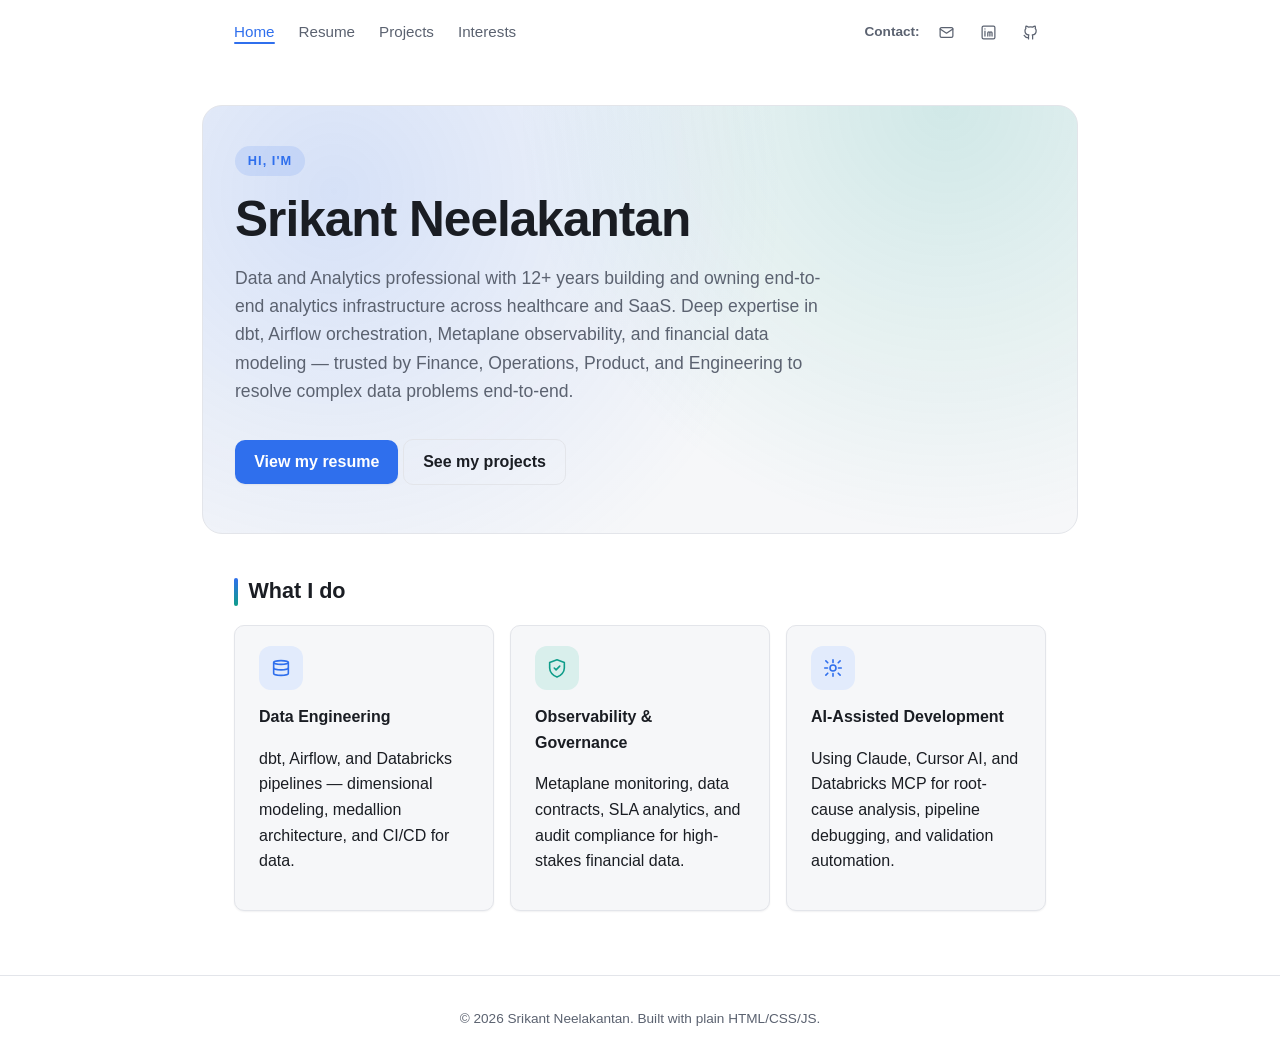
<file: index.html>
<!DOCTYPE html>
<html lang="en">
<head>
  <meta charset="UTF-8" />
  <meta name="viewport" content="width=device-width, initial-scale=1.0" />
  <title>Srikant Neelakantan</title>
  <meta name="description" content="Portfolio of Srikant Neelakantan — Data and Analytics professional specializing in dbt, Airflow, and financial data modeling." />
  <link rel="stylesheet" href="css/styles.css" />
</head>
<body>
  <header class="site-header">
    <nav class="nav">
      <button class="nav-toggle" aria-label="Toggle navigation">
        <span class="nav-toggle-bar"></span>
        <span class="nav-toggle-bar"></span>
        <span class="nav-toggle-bar"></span>
      </button>
      <ul class="nav-links">
        <li><a href="index.html">Home</a></li>
        <li><a href="resume.html">Resume</a></li>
        <li><a href="projects.html">Projects</a></li>
        <li><a href="interests.html">Interests</a></li>
      </ul>
      <div class="nav-contact">
        <span class="nav-contact-label">Contact:</span>
        <a class="nav-icon" href="contact.html" aria-label="Email me" title="Email me">
          <svg viewBox="0 0 24 24" fill="none" stroke="currentColor" stroke-width="1.75" stroke-linecap="round" stroke-linejoin="round"><rect x="3" y="5" width="18" height="14" rx="2"/><path d="m3 7 9 6 9-6"/></svg>
        </a>
        <a class="nav-icon" href="https://linkedin.com/in/srikanthneelakantan" target="_blank" rel="noopener" aria-label="LinkedIn" title="LinkedIn">
          <svg viewBox="0 0 24 24" fill="none" stroke="currentColor" stroke-width="1.75" stroke-linecap="round" stroke-linejoin="round"><rect x="3" y="3" width="18" height="18" rx="2"/><path d="M7 10v7M7 7v.01M11 17v-4.5a1.5 1.5 0 0 1 3 0V17M14 12.5a1.5 1.5 0 0 1 3 0V17"/></svg>
        </a>
        <a class="nav-icon" href="https://github.com/srikanthneelakantan" target="_blank" rel="noopener" aria-label="GitHub" title="GitHub">
          <svg viewBox="0 0 24 24" fill="none" stroke="currentColor" stroke-width="1.75" stroke-linecap="round" stroke-linejoin="round"><path d="M9 19c-4.3 1.4-4.3-2.5-6-3m12 5v-3.5c0-1 .1-1.4-.5-2 2.8-.3 5.5-1.4 5.5-6a4.6 4.6 0 0 0-1.3-3.2 4.2 4.2 0 0 0-.1-3.2s-1.1-.3-3.5 1.3a12.3 12.3 0 0 0-6.2 0C6.7 2.8 5.6 3.1 5.6 3.1a4.2 4.2 0 0 0-.1 3.2A4.6 4.6 0 0 0 4.2 9.5c0 4.6 2.7 5.7 5.5 6-.6.6-.6 1.2-.5 2V21"/></svg>
        </a>
      </div>
    </nav>
  </header>

  <main>
    <section class="hero">
      <p class="eyebrow">Hi, I'm</p>
      <h1>Srikant Neelakantan</h1>
      <p class="lede">
        Data and Analytics professional with 12+ years building and owning end-to-end analytics infrastructure
        across healthcare and SaaS. Deep expertise in dbt, Airflow orchestration, Metaplane observability, and
        financial data modeling — trusted by Finance, Operations, Product, and Engineering to resolve complex
        data problems end-to-end.
      </p>
      <a class="button" href="resume.html">View my resume</a>
      <a class="button secondary" href="projects.html">See my projects</a>
    </section>

    <h2>What I do</h2>
    <div class="grid">
      <div class="card icon-card reveal">
        <span class="icon-badge"><svg class="card-icon" viewBox="0 0 24 24" fill="none" stroke="currentColor" stroke-width="1.75" stroke-linecap="round" stroke-linejoin="round"><path d="M4 6c0-1.1 3.58-2 8-2s8 .9 8 2-3.58 2-8 2-8-.9-8-2Z"/><path d="M4 6v12c0 1.1 3.58 2 8 2s8-.9 8-2V6"/><path d="M4 12c0 1.1 3.58 2 8 2s8-.9 8-2"/></svg></span>
        <strong>Data Engineering</strong>
        <p>dbt, Airflow, and Databricks pipelines — dimensional modeling, medallion architecture, and CI/CD for data.</p>
      </div>
      <div class="card icon-card reveal">
        <span class="icon-badge"><svg class="card-icon" viewBox="0 0 24 24" fill="none" stroke="currentColor" stroke-width="1.75" stroke-linecap="round" stroke-linejoin="round"><path d="M12 3 4 6v6c0 4.4 3.4 8.5 8 9.9 4.6-1.4 8-5.5 8-9.9V6l-8-3Z"/><path d="m9 12 2 2 4-4"/></svg></span>
        <strong>Observability &amp; Governance</strong>
        <p>Metaplane monitoring, data contracts, SLA analytics, and audit compliance for high-stakes financial data.</p>
      </div>
      <div class="card icon-card reveal">
        <span class="icon-badge"><svg class="card-icon" viewBox="0 0 24 24" fill="none" stroke="currentColor" stroke-width="1.75" stroke-linecap="round" stroke-linejoin="round"><path d="M12 3v3M12 18v3M4.2 4.2l2.1 2.1M17.7 17.7l2.1 2.1M3 12h3M18 12h3M4.2 19.8l2.1-2.1M17.7 6.3l2.1-2.1"/><circle cx="12" cy="12" r="3.25"/></svg></span>
        <strong>AI-Assisted Development</strong>
        <p>Using Claude, Cursor AI, and Databricks MCP for root-cause analysis, pipeline debugging, and validation automation.</p>
      </div>
    </div>
  </main>

  <footer class="site-footer">
    &copy; <span id="year"></span> Srikant Neelakantan. Built with plain HTML/CSS/JS.
  </footer>

  <button class="scroll-top-btn" aria-label="Scroll to top">
    <svg viewBox="0 0 24 24" fill="none" stroke="currentColor" stroke-width="2" stroke-linecap="round" stroke-linejoin="round"><path d="m18 15-6-6-6 6"/></svg>
  </button>

  <script src="js/main.js"></script>
  <script>document.getElementById("year").textContent = new Date().getFullYear();</script>
</body>
</html>
</file>
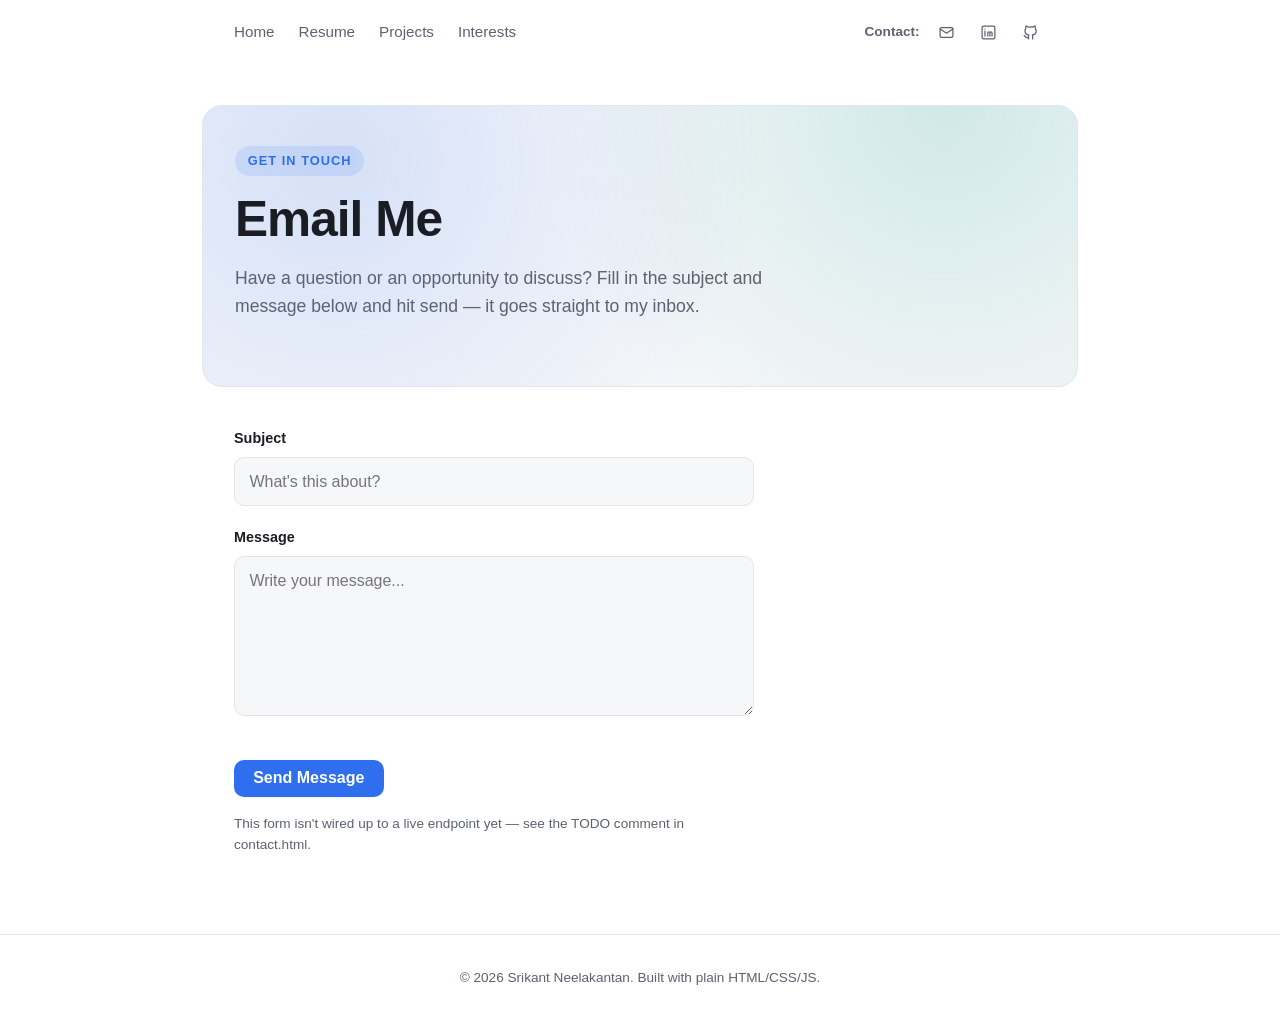
<file: contact.html>
<!DOCTYPE html>
<html lang="en">
<head>
  <meta charset="UTF-8" />
  <meta name="viewport" content="width=device-width, initial-scale=1.0" />
  <title>Email Me — Srikant Neelakantan</title>
  <link rel="stylesheet" href="css/styles.css" />
</head>
<body>
  <header class="site-header">
    <nav class="nav">
      <button class="nav-toggle" aria-label="Toggle navigation">
        <span class="nav-toggle-bar"></span>
        <span class="nav-toggle-bar"></span>
        <span class="nav-toggle-bar"></span>
      </button>
      <ul class="nav-links">
        <li><a href="index.html">Home</a></li>
        <li><a href="resume.html">Resume</a></li>
        <li><a href="projects.html">Projects</a></li>
        <li><a href="interests.html">Interests</a></li>
      </ul>
      <div class="nav-contact">
        <span class="nav-contact-label">Contact:</span>
        <a class="nav-icon" href="contact.html" aria-label="Email me" title="Email me">
          <svg viewBox="0 0 24 24" fill="none" stroke="currentColor" stroke-width="1.75" stroke-linecap="round" stroke-linejoin="round"><rect x="3" y="5" width="18" height="14" rx="2"/><path d="m3 7 9 6 9-6"/></svg>
        </a>
        <a class="nav-icon" href="https://linkedin.com/in/srikanthneelakantan" target="_blank" rel="noopener" aria-label="LinkedIn" title="LinkedIn">
          <svg viewBox="0 0 24 24" fill="none" stroke="currentColor" stroke-width="1.75" stroke-linecap="round" stroke-linejoin="round"><rect x="3" y="3" width="18" height="18" rx="2"/><path d="M7 10v7M7 7v.01M11 17v-4.5a1.5 1.5 0 0 1 3 0V17M14 12.5a1.5 1.5 0 0 1 3 0V17"/></svg>
        </a>
        <a class="nav-icon" href="https://github.com/srikanthneelakantan" target="_blank" rel="noopener" aria-label="GitHub" title="GitHub">
          <svg viewBox="0 0 24 24" fill="none" stroke="currentColor" stroke-width="1.75" stroke-linecap="round" stroke-linejoin="round"><path d="M9 19c-4.3 1.4-4.3-2.5-6-3m12 5v-3.5c0-1 .1-1.4-.5-2 2.8-.3 5.5-1.4 5.5-6a4.6 4.6 0 0 0-1.3-3.2 4.2 4.2 0 0 0-.1-3.2s-1.1-.3-3.5 1.3a12.3 12.3 0 0 0-6.2 0C6.7 2.8 5.6 3.1 5.6 3.1a4.2 4.2 0 0 0-.1 3.2A4.6 4.6 0 0 0 4.2 9.5c0 4.6 2.7 5.7 5.5 6-.6.6-.6 1.2-.5 2V21"/></svg>
        </a>
      </div>
    </nav>
  </header>

  <main>
    <section class="hero">
      <p class="eyebrow">Get in touch</p>
      <h1>Email Me</h1>
      <p class="lede">Have a question or an opportunity to discuss? Fill in the subject and message below and hit send — it goes straight to my inbox.</p>
    </section>

    <!-- TODO: replace YOUR_FORM_ID below with your real Formspree endpoint (create a free form at https://formspree.io) -->
    <form class="email-form reveal" action="https://formspree.io/f/YOUR_FORM_ID" method="POST">
      <div class="form-group">
        <label for="subject">Subject</label>
        <input type="text" id="subject" name="subject" placeholder="What's this about?" required />
      </div>
      <div class="form-group">
        <label for="message">Message</label>
        <textarea id="message" name="message" placeholder="Write your message..." required></textarea>
      </div>
      <button type="submit" class="button">Send Message</button>
      <p class="form-note">This form isn't wired up to a live endpoint yet — see the TODO comment in contact.html.</p>
    </form>
  </main>

  <footer class="site-footer">
    &copy; <span id="year"></span> Srikant Neelakantan. Built with plain HTML/CSS/JS.
  </footer>

  <button class="scroll-top-btn" aria-label="Scroll to top">
    <svg viewBox="0 0 24 24" fill="none" stroke="currentColor" stroke-width="2" stroke-linecap="round" stroke-linejoin="round"><path d="m18 15-6-6-6 6"/></svg>
  </button>

  <script src="js/main.js"></script>
  <script>document.getElementById("year").textContent = new Date().getFullYear();</script>
</body>
</html>
</file>
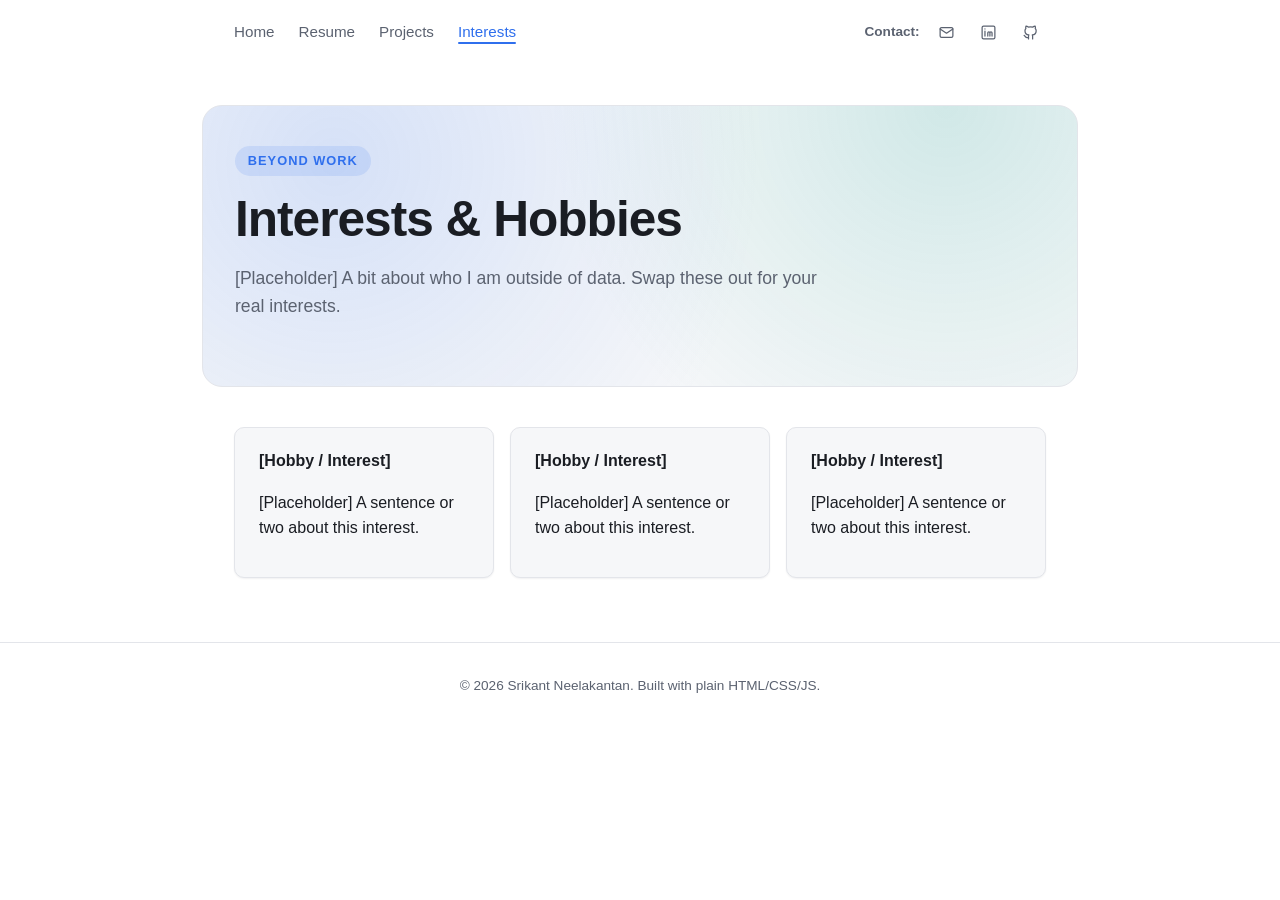
<file: interests.html>
<!DOCTYPE html>
<html lang="en">
<head>
  <meta charset="UTF-8" />
  <meta name="viewport" content="width=device-width, initial-scale=1.0" />
  <title>Interests — Srikant Neelakantan</title>
  <link rel="stylesheet" href="css/styles.css" />
</head>
<body>
  <header class="site-header">
    <nav class="nav">
      <button class="nav-toggle" aria-label="Toggle navigation">
        <span class="nav-toggle-bar"></span>
        <span class="nav-toggle-bar"></span>
        <span class="nav-toggle-bar"></span>
      </button>
      <ul class="nav-links">
        <li><a href="index.html">Home</a></li>
        <li><a href="resume.html">Resume</a></li>
        <li><a href="projects.html">Projects</a></li>
        <li><a href="interests.html">Interests</a></li>
      </ul>
      <div class="nav-contact">
        <span class="nav-contact-label">Contact:</span>
        <a class="nav-icon" href="contact.html" aria-label="Email me" title="Email me">
          <svg viewBox="0 0 24 24" fill="none" stroke="currentColor" stroke-width="1.75" stroke-linecap="round" stroke-linejoin="round"><rect x="3" y="5" width="18" height="14" rx="2"/><path d="m3 7 9 6 9-6"/></svg>
        </a>
        <a class="nav-icon" href="https://linkedin.com/in/srikanthneelakantan" target="_blank" rel="noopener" aria-label="LinkedIn" title="LinkedIn">
          <svg viewBox="0 0 24 24" fill="none" stroke="currentColor" stroke-width="1.75" stroke-linecap="round" stroke-linejoin="round"><rect x="3" y="3" width="18" height="18" rx="2"/><path d="M7 10v7M7 7v.01M11 17v-4.5a1.5 1.5 0 0 1 3 0V17M14 12.5a1.5 1.5 0 0 1 3 0V17"/></svg>
        </a>
        <a class="nav-icon" href="https://github.com/srikanthneelakantan" target="_blank" rel="noopener" aria-label="GitHub" title="GitHub">
          <svg viewBox="0 0 24 24" fill="none" stroke="currentColor" stroke-width="1.75" stroke-linecap="round" stroke-linejoin="round"><path d="M9 19c-4.3 1.4-4.3-2.5-6-3m12 5v-3.5c0-1 .1-1.4-.5-2 2.8-.3 5.5-1.4 5.5-6a4.6 4.6 0 0 0-1.3-3.2 4.2 4.2 0 0 0-.1-3.2s-1.1-.3-3.5 1.3a12.3 12.3 0 0 0-6.2 0C6.7 2.8 5.6 3.1 5.6 3.1a4.2 4.2 0 0 0-.1 3.2A4.6 4.6 0 0 0 4.2 9.5c0 4.6 2.7 5.7 5.5 6-.6.6-.6 1.2-.5 2V21"/></svg>
        </a>
      </div>
    </nav>
  </header>

  <main>
    <section class="hero">
      <p class="eyebrow">Beyond work</p>
      <h1>Interests &amp; Hobbies</h1>
      <p class="lede">[Placeholder] A bit about who I am outside of data. Swap these out for your real interests.</p>
    </section>

    <div class="grid" style="margin-top: 2rem;">
      <div class="card reveal">
        <strong>[Hobby / Interest]</strong>
        <p>[Placeholder] A sentence or two about this interest.</p>
      </div>
      <div class="card reveal">
        <strong>[Hobby / Interest]</strong>
        <p>[Placeholder] A sentence or two about this interest.</p>
      </div>
      <div class="card reveal">
        <strong>[Hobby / Interest]</strong>
        <p>[Placeholder] A sentence or two about this interest.</p>
      </div>
    </div>
  </main>

  <footer class="site-footer">
    &copy; <span id="year"></span> Srikant Neelakantan. Built with plain HTML/CSS/JS.
  </footer>

  <button class="scroll-top-btn" aria-label="Scroll to top">
    <svg viewBox="0 0 24 24" fill="none" stroke="currentColor" stroke-width="2" stroke-linecap="round" stroke-linejoin="round"><path d="m18 15-6-6-6 6"/></svg>
  </button>

  <script src="js/main.js"></script>
  <script>document.getElementById("year").textContent = new Date().getFullYear();</script>
</body>
</html>
</file>
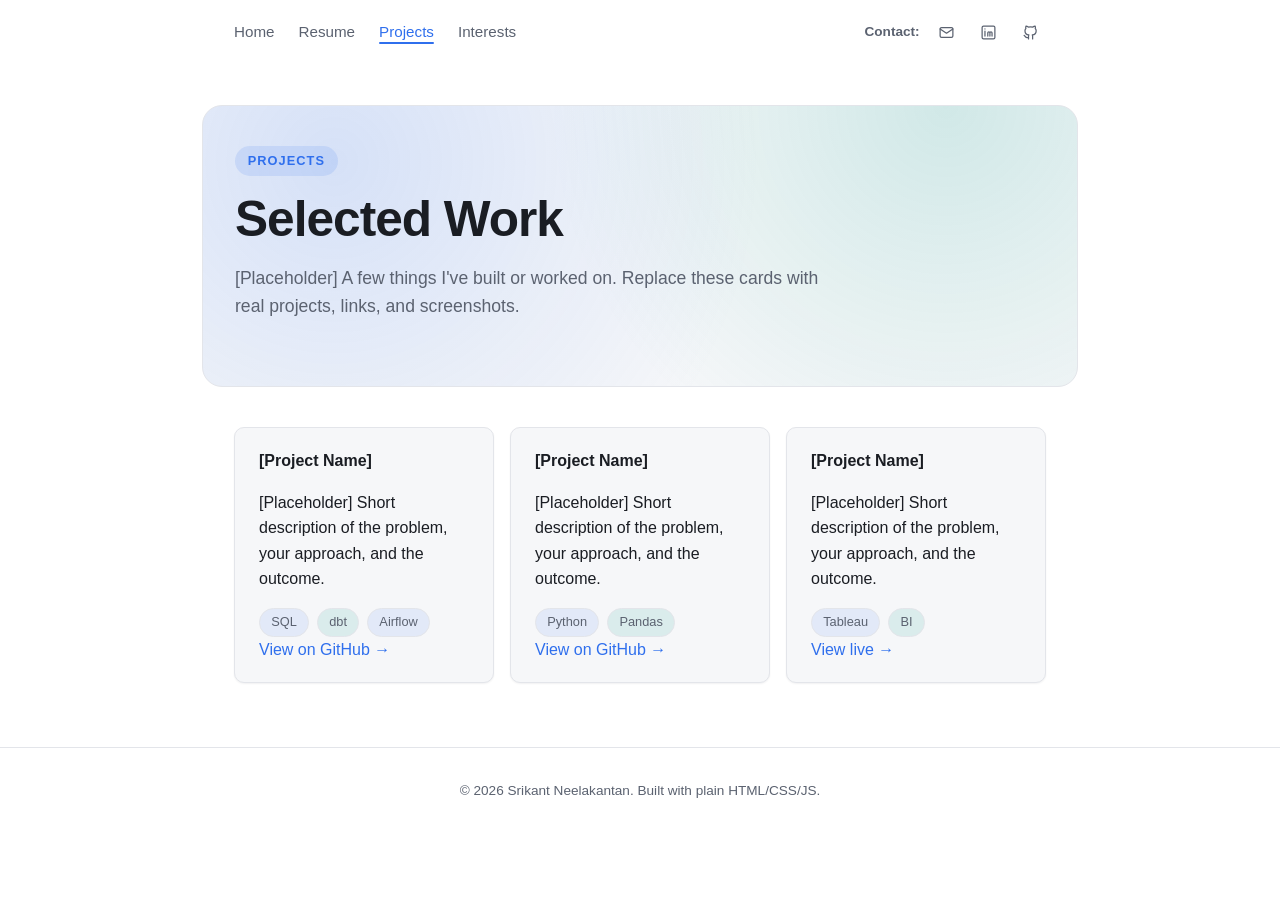
<file: projects.html>
<!DOCTYPE html>
<html lang="en">
<head>
  <meta charset="UTF-8" />
  <meta name="viewport" content="width=device-width, initial-scale=1.0" />
  <title>Projects — Srikant Neelakantan</title>
  <link rel="stylesheet" href="css/styles.css" />
</head>
<body>
  <header class="site-header">
    <nav class="nav">
      <button class="nav-toggle" aria-label="Toggle navigation">
        <span class="nav-toggle-bar"></span>
        <span class="nav-toggle-bar"></span>
        <span class="nav-toggle-bar"></span>
      </button>
      <ul class="nav-links">
        <li><a href="index.html">Home</a></li>
        <li><a href="resume.html">Resume</a></li>
        <li><a href="projects.html">Projects</a></li>
        <li><a href="interests.html">Interests</a></li>
      </ul>
      <div class="nav-contact">
        <span class="nav-contact-label">Contact:</span>
        <a class="nav-icon" href="contact.html" aria-label="Email me" title="Email me">
          <svg viewBox="0 0 24 24" fill="none" stroke="currentColor" stroke-width="1.75" stroke-linecap="round" stroke-linejoin="round"><rect x="3" y="5" width="18" height="14" rx="2"/><path d="m3 7 9 6 9-6"/></svg>
        </a>
        <a class="nav-icon" href="https://linkedin.com/in/srikanthneelakantan" target="_blank" rel="noopener" aria-label="LinkedIn" title="LinkedIn">
          <svg viewBox="0 0 24 24" fill="none" stroke="currentColor" stroke-width="1.75" stroke-linecap="round" stroke-linejoin="round"><rect x="3" y="3" width="18" height="18" rx="2"/><path d="M7 10v7M7 7v.01M11 17v-4.5a1.5 1.5 0 0 1 3 0V17M14 12.5a1.5 1.5 0 0 1 3 0V17"/></svg>
        </a>
        <a class="nav-icon" href="https://github.com/srikanthneelakantan" target="_blank" rel="noopener" aria-label="GitHub" title="GitHub">
          <svg viewBox="0 0 24 24" fill="none" stroke="currentColor" stroke-width="1.75" stroke-linecap="round" stroke-linejoin="round"><path d="M9 19c-4.3 1.4-4.3-2.5-6-3m12 5v-3.5c0-1 .1-1.4-.5-2 2.8-.3 5.5-1.4 5.5-6a4.6 4.6 0 0 0-1.3-3.2 4.2 4.2 0 0 0-.1-3.2s-1.1-.3-3.5 1.3a12.3 12.3 0 0 0-6.2 0C6.7 2.8 5.6 3.1 5.6 3.1a4.2 4.2 0 0 0-.1 3.2A4.6 4.6 0 0 0 4.2 9.5c0 4.6 2.7 5.7 5.5 6-.6.6-.6 1.2-.5 2V21"/></svg>
        </a>
      </div>
    </nav>
  </header>

  <main>
    <section class="hero">
      <p class="eyebrow">Projects</p>
      <h1>Selected Work</h1>
      <p class="lede">[Placeholder] A few things I've built or worked on. Replace these cards with real projects, links, and screenshots.</p>
    </section>

    <div class="grid" style="margin-top: 2rem;">
      <div class="card reveal">
        <strong>[Project Name]</strong>
        <p>[Placeholder] Short description of the problem, your approach, and the outcome.</p>
        <ul class="tag-list">
          <li>SQL</li>
          <li>dbt</li>
          <li>Airflow</li>
        </ul>
        <a href="#" target="_blank" rel="noopener">View on GitHub &rarr;</a>
      </div>

      <div class="card reveal">
        <strong>[Project Name]</strong>
        <p>[Placeholder] Short description of the problem, your approach, and the outcome.</p>
        <ul class="tag-list">
          <li>Python</li>
          <li>Pandas</li>
        </ul>
        <a href="#" target="_blank" rel="noopener">View on GitHub &rarr;</a>
      </div>

      <div class="card reveal">
        <strong>[Project Name]</strong>
        <p>[Placeholder] Short description of the problem, your approach, and the outcome.</p>
        <ul class="tag-list">
          <li>Tableau</li>
          <li>BI</li>
        </ul>
        <a href="#" target="_blank" rel="noopener">View live &rarr;</a>
      </div>
    </div>
  </main>

  <footer class="site-footer">
    &copy; <span id="year"></span> Srikant Neelakantan. Built with plain HTML/CSS/JS.
  </footer>

  <button class="scroll-top-btn" aria-label="Scroll to top">
    <svg viewBox="0 0 24 24" fill="none" stroke="currentColor" stroke-width="2" stroke-linecap="round" stroke-linejoin="round"><path d="m18 15-6-6-6 6"/></svg>
  </button>

  <script src="js/main.js"></script>
  <script>document.getElementById("year").textContent = new Date().getFullYear();</script>
</body>
</html>
</file>
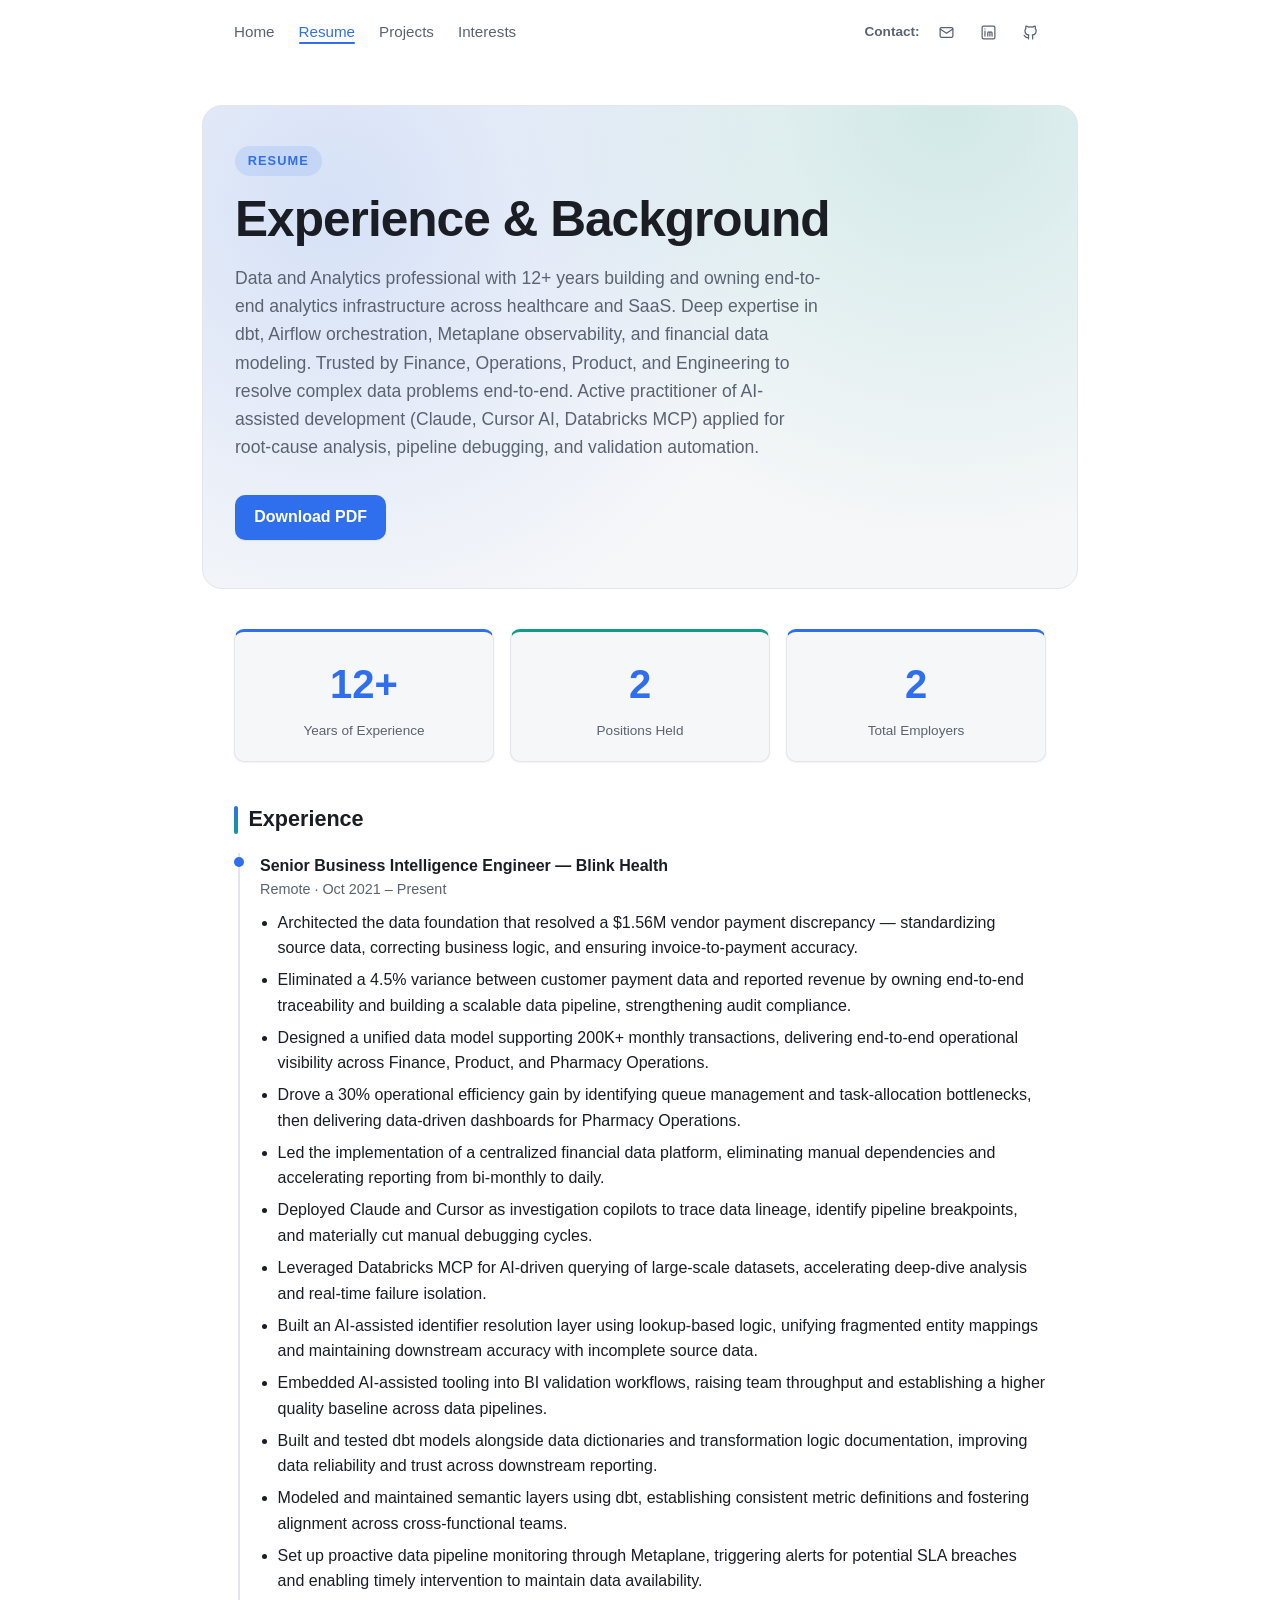
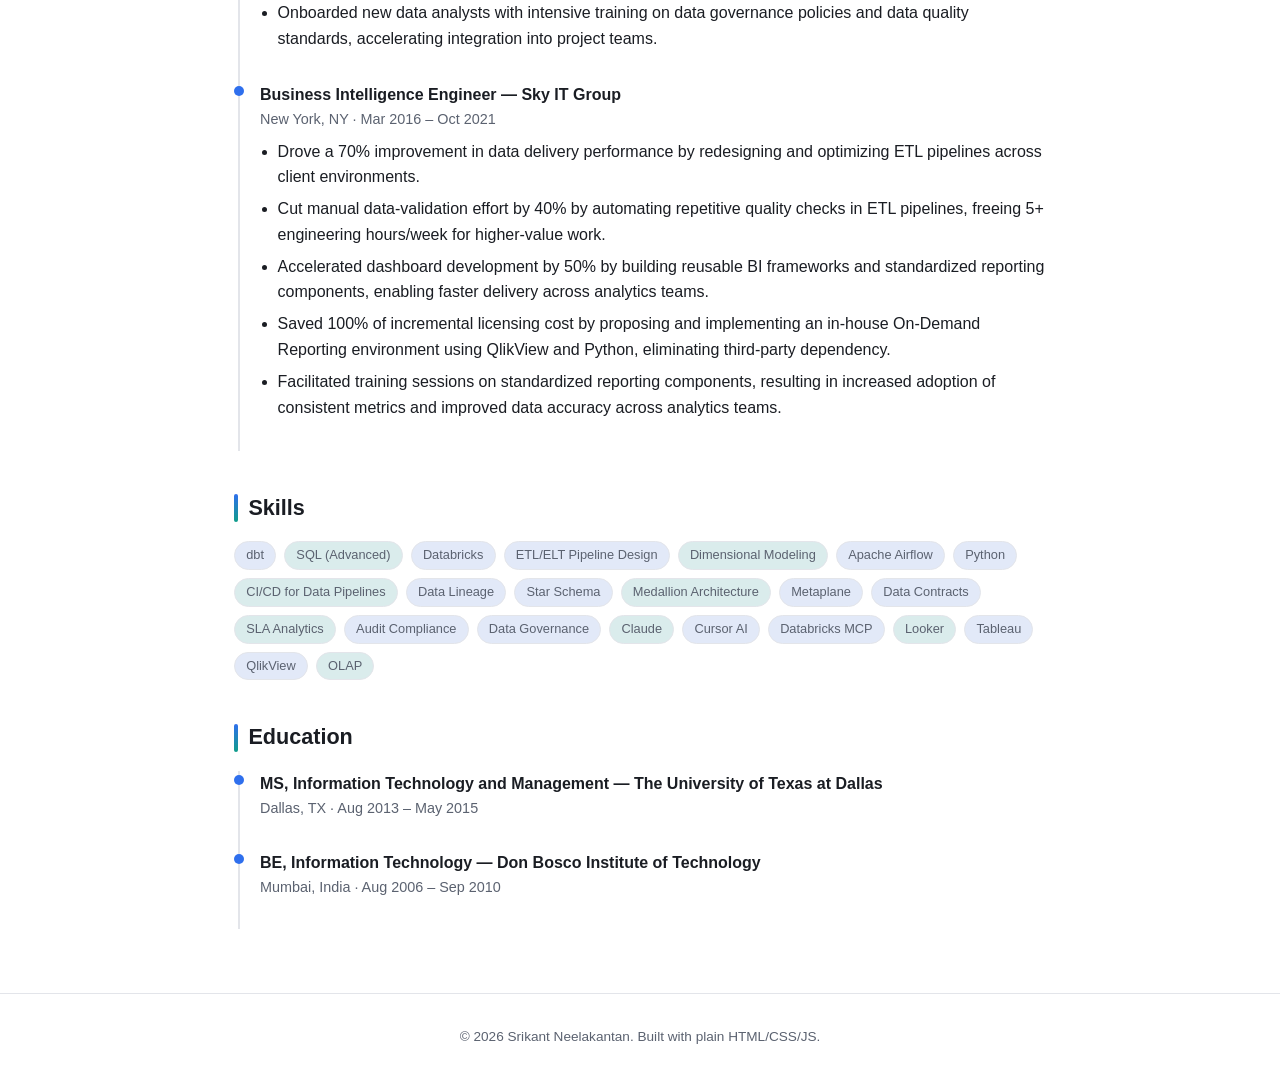
<file: resume.html>
<!DOCTYPE html>
<html lang="en">
<head>
  <meta charset="UTF-8" />
  <meta name="viewport" content="width=device-width, initial-scale=1.0" />
  <title>Resume — Srikant Neelakantan</title>
  <link rel="stylesheet" href="css/styles.css" />
</head>
<body>
  <header class="site-header">
    <nav class="nav">
      <button class="nav-toggle" aria-label="Toggle navigation">
        <span class="nav-toggle-bar"></span>
        <span class="nav-toggle-bar"></span>
        <span class="nav-toggle-bar"></span>
      </button>
      <ul class="nav-links">
        <li><a href="index.html">Home</a></li>
        <li><a href="resume.html">Resume</a></li>
        <li><a href="projects.html">Projects</a></li>
        <li><a href="interests.html">Interests</a></li>
      </ul>
      <div class="nav-contact">
        <span class="nav-contact-label">Contact:</span>
        <a class="nav-icon" href="contact.html" aria-label="Email me" title="Email me">
          <svg viewBox="0 0 24 24" fill="none" stroke="currentColor" stroke-width="1.75" stroke-linecap="round" stroke-linejoin="round"><rect x="3" y="5" width="18" height="14" rx="2"/><path d="m3 7 9 6 9-6"/></svg>
        </a>
        <a class="nav-icon" href="https://linkedin.com/in/srikanthneelakantan" target="_blank" rel="noopener" aria-label="LinkedIn" title="LinkedIn">
          <svg viewBox="0 0 24 24" fill="none" stroke="currentColor" stroke-width="1.75" stroke-linecap="round" stroke-linejoin="round"><rect x="3" y="3" width="18" height="18" rx="2"/><path d="M7 10v7M7 7v.01M11 17v-4.5a1.5 1.5 0 0 1 3 0V17M14 12.5a1.5 1.5 0 0 1 3 0V17"/></svg>
        </a>
        <a class="nav-icon" href="https://github.com/srikanthneelakantan" target="_blank" rel="noopener" aria-label="GitHub" title="GitHub">
          <svg viewBox="0 0 24 24" fill="none" stroke="currentColor" stroke-width="1.75" stroke-linecap="round" stroke-linejoin="round"><path d="M9 19c-4.3 1.4-4.3-2.5-6-3m12 5v-3.5c0-1 .1-1.4-.5-2 2.8-.3 5.5-1.4 5.5-6a4.6 4.6 0 0 0-1.3-3.2 4.2 4.2 0 0 0-.1-3.2s-1.1-.3-3.5 1.3a12.3 12.3 0 0 0-6.2 0C6.7 2.8 5.6 3.1 5.6 3.1a4.2 4.2 0 0 0-.1 3.2A4.6 4.6 0 0 0 4.2 9.5c0 4.6 2.7 5.7 5.5 6-.6.6-.6 1.2-.5 2V21"/></svg>
        </a>
      </div>
    </nav>
  </header>

  <main>
    <section class="hero">
      <p class="eyebrow">Resume</p>
      <h1>Experience &amp; Background</h1>
      <p class="lede">
        Data and Analytics professional with 12+ years building and owning end-to-end analytics infrastructure across
        healthcare and SaaS. Deep expertise in dbt, Airflow orchestration, Metaplane observability, and financial data
        modeling. Trusted by Finance, Operations, Product, and Engineering to resolve complex data problems
        end-to-end. Active practitioner of AI-assisted development (Claude, Cursor AI, Databricks MCP) applied for
        root-cause analysis, pipeline debugging, and validation automation.
      </p>
      <a class="button" href="assets/resume.pdf" download>Download PDF</a>
    </section>

    <div class="stat-grid">
      <div class="stat-card reveal">
        <h3 data-value="12" data-suffix="+">12+</h3>
        <p>Years of Experience</p>
      </div>
      <div class="stat-card reveal">
        <h3 data-value="2">2</h3>
        <p>Positions Held</p>
      </div>
      <div class="stat-card reveal">
        <h3 data-value="2">2</h3>
        <p>Total Employers</p>
      </div>
    </div>

    <h2>Experience</h2>

    <div class="timeline-item reveal">
      <div class="timeline-role">Senior Business Intelligence Engineer — Blink Health</div>
      <div class="timeline-meta">Remote · Oct 2021 – Present</div>
      <ul>
        <li>Architected the data foundation that resolved a $1.56M vendor payment discrepancy — standardizing source data, correcting business logic, and ensuring invoice-to-payment accuracy.</li>
        <li>Eliminated a 4.5% variance between customer payment data and reported revenue by owning end-to-end traceability and building a scalable data pipeline, strengthening audit compliance.</li>
        <li>Designed a unified data model supporting 200K+ monthly transactions, delivering end-to-end operational visibility across Finance, Product, and Pharmacy Operations.</li>
        <li>Drove a 30% operational efficiency gain by identifying queue management and task-allocation bottlenecks, then delivering data-driven dashboards for Pharmacy Operations.</li>
        <li>Led the implementation of a centralized financial data platform, eliminating manual dependencies and accelerating reporting from bi-monthly to daily.</li>
        <li>Deployed Claude and Cursor as investigation copilots to trace data lineage, identify pipeline breakpoints, and materially cut manual debugging cycles.</li>
        <li>Leveraged Databricks MCP for AI-driven querying of large-scale datasets, accelerating deep-dive analysis and real-time failure isolation.</li>
        <li>Built an AI-assisted identifier resolution layer using lookup-based logic, unifying fragmented entity mappings and maintaining downstream accuracy with incomplete source data.</li>
        <li>Embedded AI-assisted tooling into BI validation workflows, raising team throughput and establishing a higher quality baseline across data pipelines.</li>
        <li>Built and tested dbt models alongside data dictionaries and transformation logic documentation, improving data reliability and trust across downstream reporting.</li>
        <li>Modeled and maintained semantic layers using dbt, establishing consistent metric definitions and fostering alignment across cross-functional teams.</li>
        <li>Set up proactive data pipeline monitoring through Metaplane, triggering alerts for potential SLA breaches and enabling timely intervention to maintain data availability.</li>
        <li>Onboarded new data analysts with intensive training on data governance policies and data quality standards, accelerating integration into project teams.</li>
      </ul>
    </div>

    <div class="timeline-item reveal">
      <div class="timeline-role">Business Intelligence Engineer — Sky IT Group</div>
      <div class="timeline-meta">New York, NY · Mar 2016 – Oct 2021</div>
      <ul>
        <li>Drove a 70% improvement in data delivery performance by redesigning and optimizing ETL pipelines across client environments.</li>
        <li>Cut manual data-validation effort by 40% by automating repetitive quality checks in ETL pipelines, freeing 5+ engineering hours/week for higher-value work.</li>
        <li>Accelerated dashboard development by 50% by building reusable BI frameworks and standardized reporting components, enabling faster delivery across analytics teams.</li>
        <li>Saved 100% of incremental licensing cost by proposing and implementing an in-house On-Demand Reporting environment using QlikView and Python, eliminating third-party dependency.</li>
        <li>Facilitated training sessions on standardized reporting components, resulting in increased adoption of consistent metrics and improved data accuracy across analytics teams.</li>
      </ul>
    </div>

    <h2>Skills</h2>
    <ul class="tag-list">
      <li>dbt</li>
      <li>SQL (Advanced)</li>
      <li>Databricks</li>
      <li>ETL/ELT Pipeline Design</li>
      <li>Dimensional Modeling</li>
      <li>Apache Airflow</li>
      <li>Python</li>
      <li>CI/CD for Data Pipelines</li>
      <li>Data Lineage</li>
      <li>Star Schema</li>
      <li>Medallion Architecture</li>
      <li>Metaplane</li>
      <li>Data Contracts</li>
      <li>SLA Analytics</li>
      <li>Audit Compliance</li>
      <li>Data Governance</li>
      <li>Claude</li>
      <li>Cursor AI</li>
      <li>Databricks MCP</li>
      <li>Looker</li>
      <li>Tableau</li>
      <li>QlikView</li>
      <li>OLAP</li>
    </ul>

    <h2>Education</h2>
    <div class="timeline-item reveal">
      <div class="timeline-role">MS, Information Technology and Management — The University of Texas at Dallas</div>
      <div class="timeline-meta">Dallas, TX · Aug 2013 – May 2015</div>
    </div>
    <div class="timeline-item reveal">
      <div class="timeline-role">BE, Information Technology — Don Bosco Institute of Technology</div>
      <div class="timeline-meta">Mumbai, India · Aug 2006 – Sep 2010</div>
    </div>
  </main>

  <footer class="site-footer">
    &copy; <span id="year"></span> Srikant Neelakantan. Built with plain HTML/CSS/JS.
  </footer>

  <button class="scroll-top-btn" aria-label="Scroll to top">
    <svg viewBox="0 0 24 24" fill="none" stroke="currentColor" stroke-width="2" stroke-linecap="round" stroke-linejoin="round"><path d="m18 15-6-6-6 6"/></svg>
  </button>

  <script src="js/main.js"></script>
  <script>document.getElementById("year").textContent = new Date().getFullYear();</script>
</body>
</html>
</file>
<file: css/styles.css>
/* ---------- Design tokens ---------- */
:root {
  --bg: #ffffff;
  --bg-elevated: #f6f7f9;
  --text: #1a1d23;
  --text-muted: #5b6270;
  --border: #e3e5ea;
  --accent: #2f6fed;
  --accent-2: #0f9d8a;
  --accent-text: #ffffff;
  --shadow-sm: 0 1px 2px rgba(20, 22, 30, 0.06);
  --shadow-md: 0 4px 12px rgba(20, 22, 30, 0.08), 0 1px 3px rgba(20, 22, 30, 0.06);
  --shadow-lg: 0 12px 28px rgba(20, 22, 30, 0.12), 0 2px 6px rgba(20, 22, 30, 0.08);
  --shadow: var(--shadow-sm);
  --radius: 10px;
  --max-width: 860px;
  --transition: 180ms cubic-bezier(0.4, 0, 0.2, 1);
}

@media (prefers-color-scheme: dark) {
  :root {
    --bg: #14161b;
    --bg-elevated: #1c1f26;
    --text: #eceef1;
    --text-muted: #9aa1ad;
    --border: #2b2f38;
    --accent: #6fa0ff;
    --accent-2: #4fd6c0;
    --accent-text: #0c1220;
    --shadow-sm: 0 1px 2px rgba(0, 0, 0, 0.3);
    --shadow-md: 0 4px 14px rgba(0, 0, 0, 0.4), 0 1px 3px rgba(0, 0, 0, 0.3);
    --shadow-lg: 0 16px 32px rgba(0, 0, 0, 0.5), 0 2px 8px rgba(0, 0, 0, 0.4);
  }
}

* {
  box-sizing: border-box;
}

html {
  color-scheme: light dark;
  scroll-behavior: smooth;
}

body {
  margin: 0;
  background: var(--bg);
  color: var(--text);
  font-family: -apple-system, BlinkMacSystemFont, "Segoe UI", Roboto, Helvetica, Arial, sans-serif;
  line-height: 1.6;
  -webkit-font-smoothing: antialiased;
}

a {
  color: var(--accent);
  text-decoration: none;
  transition: color var(--transition);
}

a:hover {
  text-decoration: underline;
}

img {
  max-width: 100%;
  display: block;
}

/* ---------- Layout ---------- */
.site-header {
  border-bottom: 1px solid transparent;
  position: sticky;
  top: 0;
  background: var(--bg);
  z-index: 10;
  transition: background var(--transition), border-color var(--transition), box-shadow var(--transition);
}

.site-header.scrolled {
  background: color-mix(in srgb, var(--bg) 85%, transparent);
  backdrop-filter: blur(10px);
  -webkit-backdrop-filter: blur(10px);
  border-bottom-color: var(--border);
  box-shadow: var(--shadow-sm);
}

.nav {
  max-width: var(--max-width);
  margin: 0 auto;
  padding: 1rem 1.5rem;
  display: flex;
  align-items: center;
  justify-content: space-between;
}

.nav-toggle {
  display: none;
  flex-direction: column;
  align-items: center;
  justify-content: center;
  gap: 4px;
  width: 34px;
  height: 34px;
  flex: none;
  background: none;
  border: 1px solid var(--border);
  border-radius: 6px;
  padding: 0;
  cursor: pointer;
}

.nav-toggle-bar {
  display: block;
  width: 16px;
  height: 2px;
  background: var(--text);
  border-radius: 1px;
}

.nav-links {
  display: flex;
  gap: 1.5rem;
  list-style: none;
  margin: 0;
  padding: 0;
}

.nav-links a {
  position: relative;
  color: var(--text-muted);
  font-weight: 500;
  font-size: 0.95rem;
  padding-bottom: 2px;
}

.nav-links a::after {
  content: "";
  position: absolute;
  left: 0;
  right: 100%;
  bottom: -2px;
  height: 2px;
  background: var(--accent);
  border-radius: 1px;
  transition: right var(--transition);
}

.nav-links a:hover,
.nav-links a.active {
  color: var(--accent);
  text-decoration: none;
}

.nav-links a:hover::after,
.nav-links a.active::after {
  right: 0;
}

.nav-contact {
  display: flex;
  align-items: center;
  gap: 0.6rem;
}

.nav-contact-label {
  color: var(--text-muted);
  font-weight: 600;
  font-size: 0.85rem;
  margin-right: 0.1rem;
}

.nav-icon {
  display: flex;
  align-items: center;
  justify-content: center;
  width: 32px;
  height: 32px;
  border-radius: 50%;
  color: var(--text-muted);
  transition: background var(--transition), color var(--transition);
}

.nav-icon:hover {
  background: color-mix(in srgb, var(--accent) 14%, transparent);
  color: var(--accent);
  text-decoration: none;
}

.nav-icon svg {
  width: 17px;
  height: 17px;
}

main {
  max-width: var(--max-width);
  margin: 0 auto;
  padding: 3rem 1.5rem 4rem;
}

.site-footer {
  border-top: 1px solid var(--border);
  color: var(--text-muted);
  font-size: 0.85rem;
  text-align: center;
  padding: 2rem 1.5rem;
}

/* ---------- Typography ---------- */
h1 {
  font-size: clamp(2.25rem, 4.5vw, 3.1rem);
  line-height: 1.1;
  letter-spacing: -0.02em;
  margin: 0 0 0.6rem;
}

h2 {
  position: relative;
  font-size: 1.35rem;
  margin: 2.5rem 0 1rem;
  padding-left: 0.9rem;
}

h2::before {
  content: "";
  position: absolute;
  left: 0;
  top: 0.15em;
  bottom: 0.15em;
  width: 4px;
  border-radius: 2px;
  background: linear-gradient(180deg, var(--accent), var(--accent-2));
}

.eyebrow {
  display: inline-block;
  background: color-mix(in srgb, var(--accent) 12%, transparent);
  color: var(--accent);
  font-weight: 700;
  font-size: 0.8rem;
  text-transform: uppercase;
  letter-spacing: 0.08em;
  margin: 0 0 1rem;
  padding: 0.3rem 0.8rem;
  border-radius: 999px;
}

.lede {
  color: var(--text-muted);
  font-size: 1.1rem;
  max-width: 60ch;
}

/* ---------- Hero ---------- */
.hero {
  position: relative;
  overflow: hidden;
  padding: 2.5rem 2rem 3rem;
  margin: -0.5rem -2rem 2.5rem;
  border-radius: calc(var(--radius) * 2);
  background:
    radial-gradient(circle at 15% 20%, color-mix(in srgb, var(--accent) 16%, transparent), transparent 55%),
    radial-gradient(circle at 85% 0%, color-mix(in srgb, var(--accent-2) 16%, transparent), transparent 50%),
    var(--bg-elevated);
  border: 1px solid var(--border);
}

.hero > * {
  position: relative;
}

@media (max-width: 640px) {
  .hero {
    padding: 2rem 1.25rem 2.5rem;
    margin: -0.5rem -0.5rem 2rem;
  }
}

/* ---------- Components ---------- */
.button {
  display: inline-block;
  background: var(--accent);
  color: var(--accent-text);
  padding: 0.6rem 1.2rem;
  border-radius: var(--radius);
  font-weight: 600;
  margin-top: 1rem;
  box-shadow: var(--shadow-sm);
  transition: transform var(--transition), box-shadow var(--transition), opacity var(--transition);
}

.button:hover {
  opacity: 1;
  transform: translateY(-2px);
  box-shadow: var(--shadow-md);
  text-decoration: none;
}

.button.secondary {
  background: transparent;
  color: var(--text);
  border: 1px solid var(--border);
  box-shadow: none;
}

.button.secondary:hover {
  border-color: var(--accent);
  box-shadow: var(--shadow-sm);
}

.card {
  background: var(--bg-elevated);
  border: 1px solid var(--border);
  border-radius: var(--radius);
  padding: 1.25rem 1.5rem;
  box-shadow: var(--shadow-sm);
  transition: transform var(--transition), box-shadow var(--transition), border-color var(--transition);
}

.card:hover {
  transform: translateY(-3px);
  box-shadow: var(--shadow-md);
  border-color: color-mix(in srgb, var(--accent) 40%, var(--border));
}

.card + .card {
  margin-top: 1rem;
}

.grid {
  display: grid;
  grid-template-columns: repeat(auto-fit, minmax(240px, 1fr));
  gap: 1rem;
  align-items: stretch;
}

.grid .card + .card {
  margin-top: 0;
}

.icon-badge {
  display: flex;
  align-items: center;
  justify-content: center;
  width: 44px;
  height: 44px;
  border-radius: 12px;
  margin-bottom: 0.9rem;
  background: color-mix(in srgb, var(--accent) 14%, var(--bg));
}

.icon-card .card-icon {
  width: 22px;
  height: 22px;
  color: var(--accent);
}

.icon-card:nth-child(2) .icon-badge {
  background: color-mix(in srgb, var(--accent-2) 16%, var(--bg));
}

.icon-card:nth-child(2) .card-icon {
  color: var(--accent-2);
}

.icon-card:nth-child(3) .icon-badge {
  background: color-mix(in srgb, var(--accent) 14%, var(--bg));
}

.icon-card:nth-child(3) .card-icon {
  color: var(--accent);
}

.tag-list {
  list-style: none;
  display: flex;
  flex-wrap: wrap;
  gap: 0.5rem;
  padding: 0;
  margin: 0.75rem 0 0;
}

.tag-list li {
  background: color-mix(in srgb, var(--accent) 10%, var(--bg-elevated));
  border: 1px solid var(--border);
  border-radius: 999px;
  padding: 0.2rem 0.7rem;
  font-size: 0.8rem;
  color: var(--text-muted);
}

.tag-list li:nth-child(3n+2) {
  background: color-mix(in srgb, var(--accent-2) 12%, var(--bg-elevated));
}

.timeline-item {
  padding-bottom: 1.5rem;
  border-left: 2px solid var(--border);
  padding-left: 1.25rem;
  margin-left: 0.25rem;
  position: relative;
}

.timeline-item::before {
  content: "";
  position: absolute;
  left: -6px;
  top: 4px;
  width: 10px;
  height: 10px;
  border-radius: 50%;
  background: var(--accent);
}

.timeline-role {
  font-weight: 700;
}

.timeline-meta {
  color: var(--text-muted);
  font-size: 0.9rem;
  margin-bottom: 0.4rem;
}

.timeline-item ul {
  margin: 0.5rem 0 0;
  padding-left: 1.1rem;
}

.timeline-item li {
  margin-bottom: 0.4rem;
}

/* ---------- Stats ---------- */
.stat-grid {
  display: grid;
  grid-template-columns: repeat(auto-fit, minmax(140px, 1fr));
  gap: 1rem;
  margin-top: 2rem;
}

.stat-card {
  background: var(--bg-elevated);
  border: 1px solid var(--border);
  border-top: 3px solid var(--accent);
  border-radius: var(--radius);
  padding: 1.25rem 1rem;
  text-align: center;
  box-shadow: var(--shadow-sm);
}

.stat-card:nth-child(2) {
  border-top-color: var(--accent-2);
}

.stat-card:nth-child(3) {
  border-top-color: var(--accent);
}

.stat-card h3 {
  font-size: 2.5rem;
  font-weight: 800;
  margin: 0;
  color: var(--accent);
  font-variant-numeric: tabular-nums;
}

.stat-card p {
  margin: 0.25rem 0 0;
  color: var(--text-muted);
  font-size: 0.85rem;
}

/* ---------- Email form ---------- */
.email-form {
  max-width: 520px;
  margin-top: 1rem;
}

.form-group {
  margin-bottom: 1.25rem;
}

.form-group label {
  display: block;
  font-weight: 600;
  font-size: 0.9rem;
  margin-bottom: 0.4rem;
}

.form-group input,
.form-group textarea {
  width: 100%;
  background: var(--bg-elevated);
  border: 1px solid var(--border);
  border-radius: var(--radius);
  padding: 0.7rem 0.9rem;
  font: inherit;
  color: var(--text);
  transition: border-color var(--transition), box-shadow var(--transition);
}

.form-group textarea {
  resize: vertical;
  min-height: 160px;
}

.form-group input:focus,
.form-group textarea:focus {
  outline: none;
  border-color: var(--accent);
  box-shadow: 0 0 0 3px color-mix(in srgb, var(--accent) 20%, transparent);
}

.email-form .button {
  border: none;
  cursor: pointer;
  font-size: 1rem;
}

.form-note {
  color: var(--text-muted);
  font-size: 0.85rem;
  margin-top: 1rem;
}

/* ---------- Scroll-to-top ---------- */
.scroll-top-btn {
  position: fixed;
  right: 1.25rem;
  bottom: 1.25rem;
  width: 42px;
  height: 42px;
  border-radius: 50%;
  border: 1px solid var(--border);
  background: var(--bg-elevated);
  color: var(--text);
  box-shadow: var(--shadow-md);
  display: flex;
  align-items: center;
  justify-content: center;
  cursor: pointer;
  opacity: 0;
  visibility: hidden;
  transform: translateY(8px);
  transition: opacity var(--transition), transform var(--transition), visibility var(--transition);
  z-index: 20;
}

.scroll-top-btn.visible {
  opacity: 1;
  visibility: visible;
  transform: translateY(0);
}

.scroll-top-btn:hover {
  border-color: var(--accent);
  color: var(--accent);
}

.scroll-top-btn svg {
  width: 18px;
  height: 18px;
}

/* ---------- Reveal-on-scroll ---------- */
.reveal {
  opacity: 0;
  transform: translateY(10px);
  transition: opacity 420ms ease, transform 420ms ease;
}

.reveal.visible {
  opacity: 1;
  transform: translateY(0);
}

@media (prefers-reduced-motion: reduce) {
  html {
    scroll-behavior: auto;
  }

  * {
    transition-duration: 0.01ms !important;
    animation-duration: 0.01ms !important;
  }

  .reveal {
    opacity: 1;
    transform: none;
  }

  .card:hover,
  .button:hover {
    transform: none;
  }
}

/* ---------- Responsive nav ---------- */
@media (max-width: 640px) {
  .nav-toggle {
    display: flex;
  }

  .nav-links {
    position: absolute;
    top: 100%;
    left: 0;
    right: 0;
    background: var(--bg);
    border-bottom: 1px solid var(--border);
    flex-direction: column;
    gap: 0;
    padding: 0.5rem 1.5rem 1rem;
    display: none;
  }

  .nav-links.open {
    display: flex;
  }

  .nav-links a {
    padding: 0.6rem 0;
  }

  .nav-links a::after {
    display: none;
  }

  .nav-contact-label {
    display: none;
  }
}

@media (max-width: 380px) {
  .nav-icon {
    width: 28px;
    height: 28px;
  }
}
</file>
